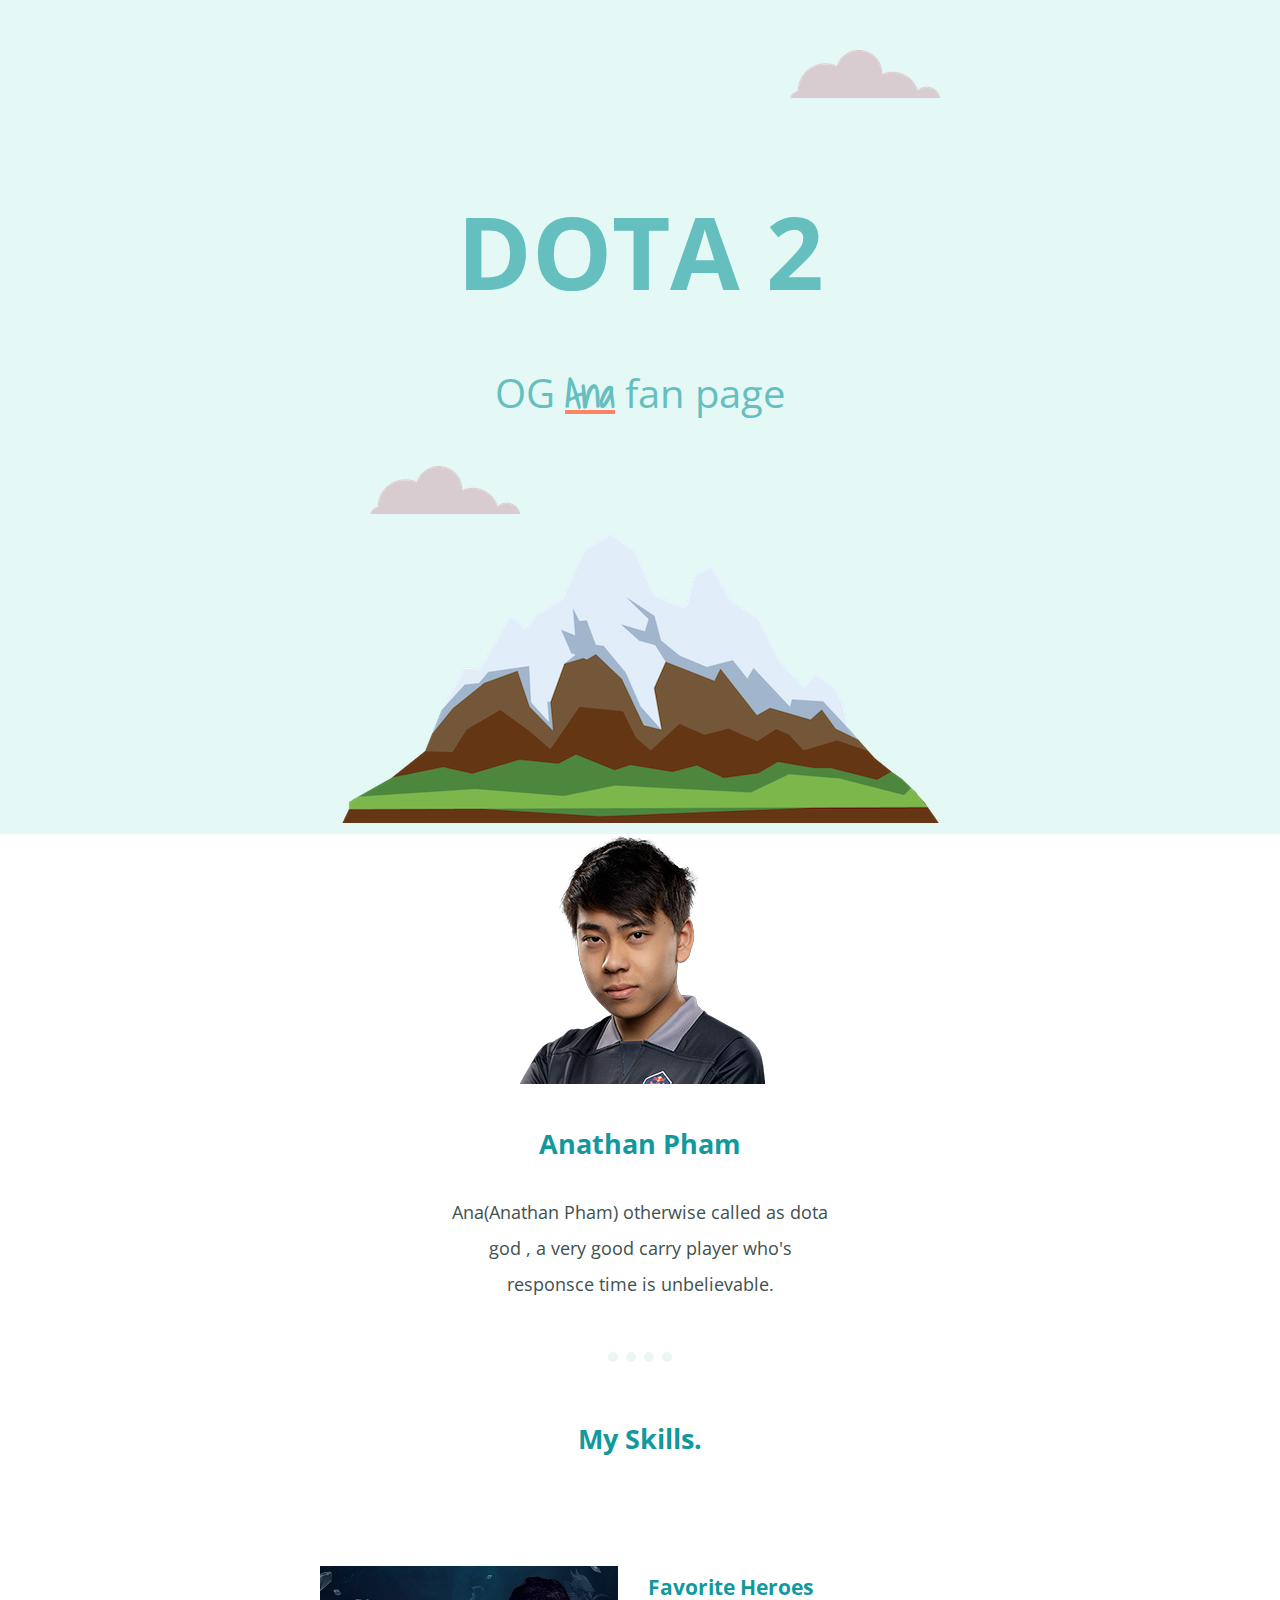
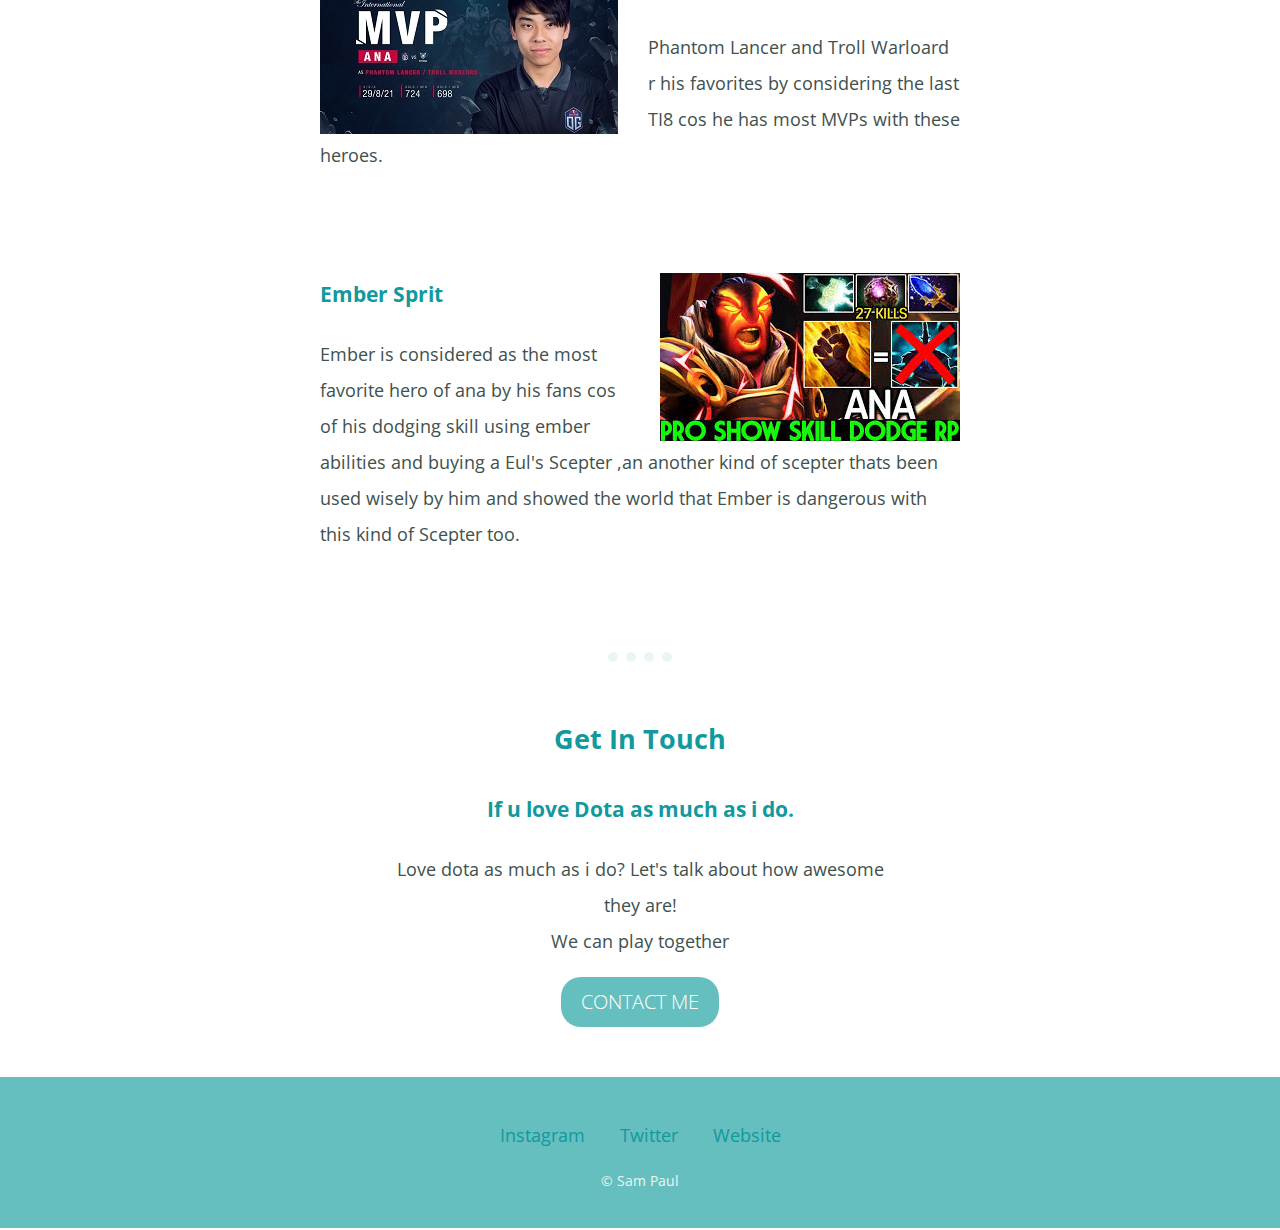
<file: index.html>
<!DOCTYPE html>
<html lang="en" dir="ltr">
  <head>
    <meta charset="utf-8">
    <title>Paul</title>
    <link href="https://fonts.googleapis.com/css2?family=Bebas+Neue&family=Pacifico&family=Shadows+Into+Light&display=swap" rel="stylesheet">
    <link href="https://fonts.googleapis.com/css2?family=Open+Sans&display=swap" rel="stylesheet">
    <link rel="stylesheet" href="css/styles.css">
    <link rel="icon" href="favicon.ico">
  </head>
  <body>
    <div class="top-container">
      <img class="top" src="cloud.png" alt="logo">
        <h1>DOTA 2</h1>
        <h2 class="title">OG <span class="ana"><b>Ana</b></span> fan page</h2>
        <img class="bottom" src="cloud.png" alt="">
        <img src="mountain.png" alt="">
    </div>
    <div class="middle-container">
      <div class="profile">
        <img src="ana.png" alt="Ana pic">
        <h2>Anathan Pham</h2>
        <p class="Ana">Ana(Anathan Pham) otherwise called as dota god , a very good carry player who's responsce time is unbelievable. </p>
      </div>
      <hr>
      <div class="skills">
        <h2>My Skills.</h2>
        <div class="skill-row">
          <img class="q" src="Skill1.jpg" alt="skills">
          <h3>Favorite Heroes</h3>
          <p>Phantom Lancer and Troll Warloard r his favorites by considering the last TI8 cos he has most MVPs with these heroes.</p>
        </div>
        <div class="skill-row">
          <img class="w" src="skill2.jpg" alt="Ember">
          <h3>Ember Sprit</h3>
          <p>Ember is considered as the most favorite hero of ana by his fans cos of his dodging skill using ember abilities and buying a Eul's Scepter ,an another kind of scepter thats been used wisely by him and showed the world that Ember is dangerous with this kind of Scepter too.</p>
        </div>
      </div>
      <hr>
      <div class="contact-me">
        <h2>Get In Touch</h2>
        <h3>If u love Dota as much as i do.</h3>
        <p>Love dota as much as i do? Let's talk about how awesome they are! <br> We can play together </p>
        <a class="btn" href="No.html">CONTACT ME</a>
      </div>
    </div>


    <div class="bottom-container">
      <a class="footer-link" href="https://www.instagram.com/sam___paul/">Instagram</a>
      <a class="footer-link" href="https://twitter.com/pot__head_">Twitter</a>
      <a class="footer-link" href="https://pot-head.github.io/First-Project/">Website</a>
      <p class="s">© Sam Paul</p>
    </div>


  </body>
</html>
</file>
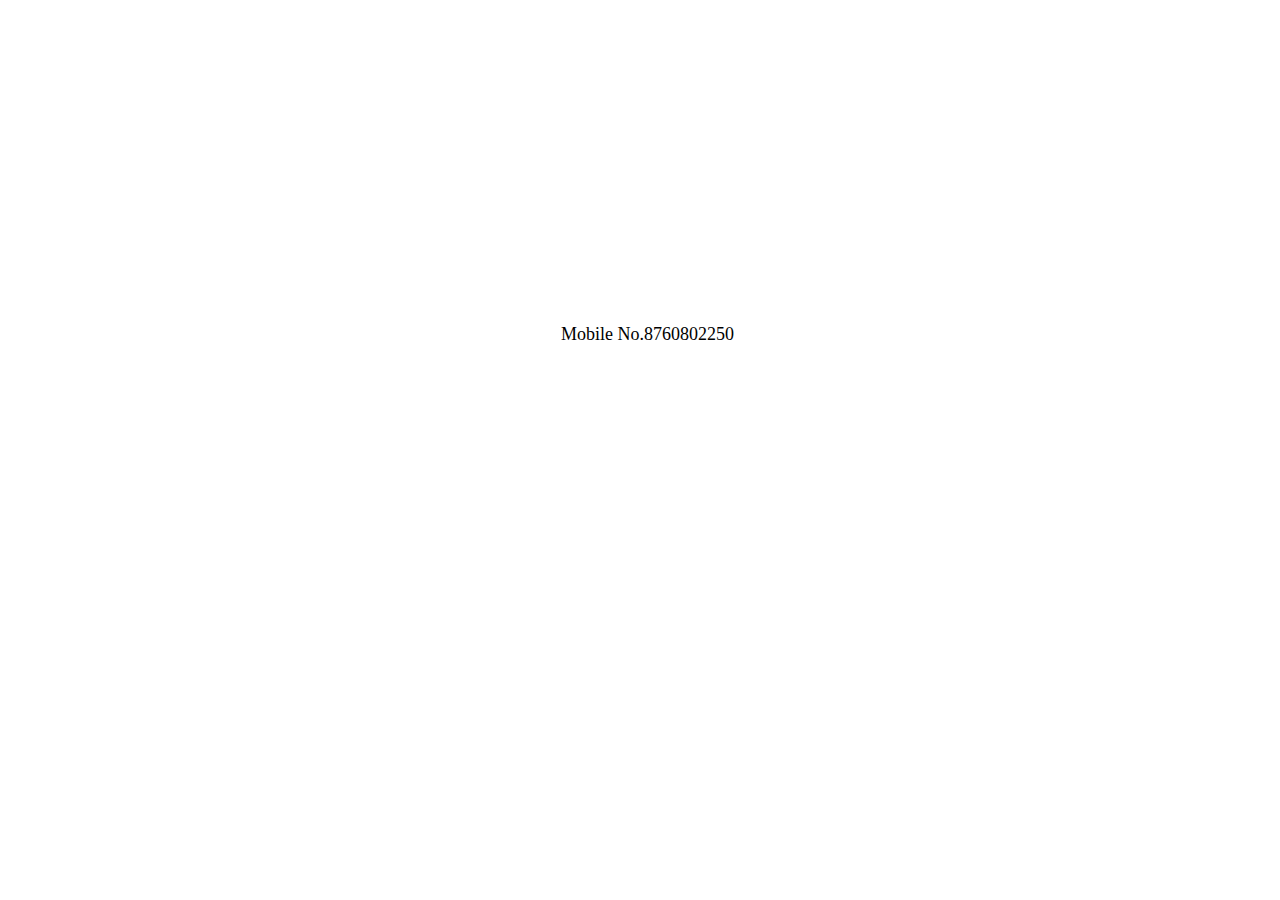
<file: No.html>
<!DOCTYPE html>
<html lang="en" dir="ltr">
  <head>
    <meta charset="utf-8">
    <title>My Number</title>
  </head>
  <body style="text-align: center;">
    <iframe src="https://giphy.com/embed/xUA7beVOoshj8bV6QE" width="480" height="294" frameBorder="0" class="giphy-embed" allowFullScreen>

    </iframe>
    <p style="margin-left: 15px;font-size: large;">Mobile No.8760802250</p>
  </body>
</html>
</file>
<file: css/styles.css>
body {
  margin: 0 0 2px 0;
  text-align: center;
  /**font-family: 'Bebas Neue', cursive;**/
  font-family: 'Open Sans', sans-serif;
  font-size: large;
  line-height: 2;
  color: #40514E;
}

.Ana {
  width: 30%;
  margin: auto;
}

.bottom-container {
  background-color: #66BFBF;
  margin-top: 50px;
  padding: 40px 0 20px;
}

.btn {
  -webkit-border-radius: 20px;
  -moz-border-radius: 20px;
  border-radius: 20px;
  color: #FFFFFF;
  font-family: Open Sans;
  font-size: 20px;
  font-weight: 50;
  padding: 5px 20px;
  background-color: #66BFBF;
  /**-webkit-box-shadow: 1px 1px 20px 0 #000000;
   -moz-box-shadow: 1px 1px 20px 0 #000000;
   border: solid #337FED 1px;**/
  text-decoration: none;
  display: inline-block;
  cursor: pointer;
  text-align: center;
}

.btn:hover {
  /**border: solid #337FED 1px;**/
  background: #30e3cb;
  background-image: -webkit-linear-gradient(top, #30e3cb, #2bc4ad);
  background-image: -moz-linear-gradient(top, #30e3cb, #2bc4ad);
  background-image: -ms-linear-gradient(top, #30e3cb, #2bc4ad);
  background-image: -o-linear-gradient(top, #30e3cb, #2bc4ad);
  background-image: -webkit-gradient(to bottom, #30e3cb, #2bc4ad);
  -webkit-border-radius: 20px;
  -moz-border-radius: 20px;
  border-radius: 20px;
  text-decoration: none;
}

.top-container {
  background-color: #E4F9F5;
  padding-top: 100px;
}

h1 {
  font-size: 5.625em;
  margin: 50px auto 0 auto;
  color: #66BFBF;
}

h2 {
  color: #11999E;
}

h3 {
  color: #11999E;
}

hr {
  color: #EAF6F6;
  border-style: dotted;
  border-width: 10px 0 0 0;
  width: 5%;
  margin: 50px auto;
}

.s {
  color: #EAF6F6;
  font-size: 0.85rem;
}

.skill-row {
  width: 50%;
  margin: 100px auto 100px auto;
  text-align: left;
}

.contact-me {
  margin: 50px auto auto auto;
  width: 40%;
}

.q {
  margin-right: 30px;
  float: left;
}

.w {
  margin-left: 30px;
  float: right;
}

.title {
  font-size: 2.5rem;
  font-weight: normal;
  margin-top: 0;
  color: #66BFBF;
}

.ana {
  font-weight: bolder;
  font-family: 'Shadows Into Light', cursive;
  text-decoration-line: underline;
  text-decoration-color: #FF8466;
}

.top {
  position: absolute;
  right: 340px;
  top: 50px;
}

.bottom {
  position: absolute;
  left: 370px;
}

.footer-link {
  padding: 0 15px;
  text-decoration: none;
  color: #11999E;
}

a{

}

a:hover{
  color: #EAF6F6;
}
</file>
